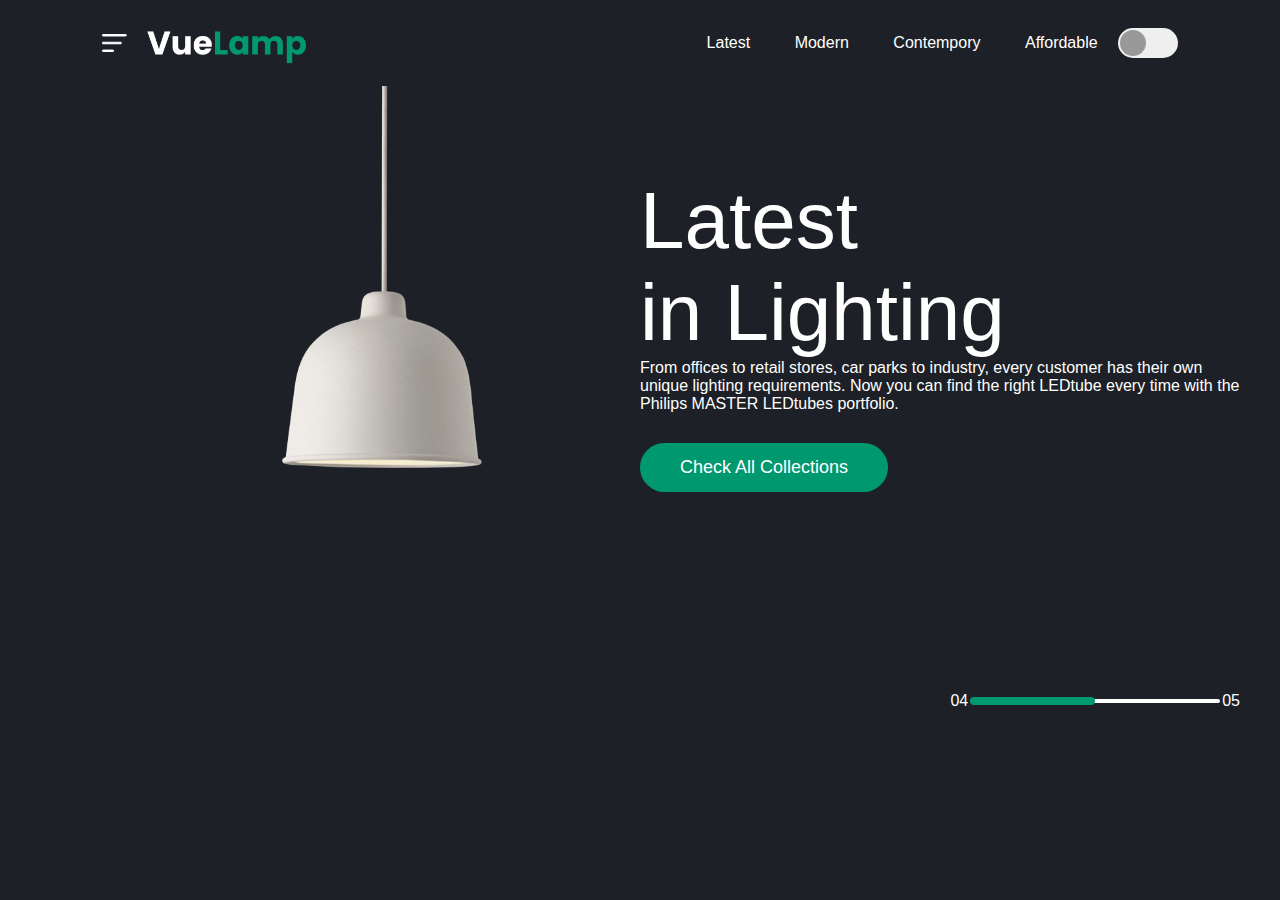
<file: index.html>
<!DOCTYPE html>
<html lang="en">
<head>

  <meta name="viewport" content="width=device-width, initial-scale=1.0">
  <title>Light web page</title>
  <link rel="stylesheet" href="style.css">
</head>
<body>
  <div class="hero">
     <nav>
      <img src="images/menu.png" class="menu-img">
      <img src="images/logo.png" class="logo">
      <ul>
        <li><a href="">Latest</a></li>
        <li><a href="">Modern</a></li>
        <li><a href="">Contempory</a></li>
        <li><a href="">Affordable</a></li>
      </ul>
      <button type="button" onclick="toggleBtn()" id="btn"><Span></Span></button>
     </nav>
     <div class="lamp-container">
      <img src="images/lamp.png" class="lamp">
      <img src="images/light.png" class="light" id="light">
     </div>
     <div class="text-container">
      <h1>Latest<br> in Lighting</h1>
      <p>From offices to retail stores, car parks to industry, every customer has their own unique lighting requirements. Now you can find the right LEDtube every time with the Philips MASTER LEDtubes portfolio.</p>
     <a href="">Check All Collections</a>
     <div class="control">
      <p>04</p>
      <div class="line"><span></span></div>
      <p>05</p>
     </div>
    </div>
  </div>  
  <script>
    var btn = document.getElementById("btn")
    var light = document.getElementById("light")

    function toggleBtn(){
      btn.classList.toggle("active");
      light.classList.toggle("on"); 
    }
  </script>
</body>
</html>
</file>
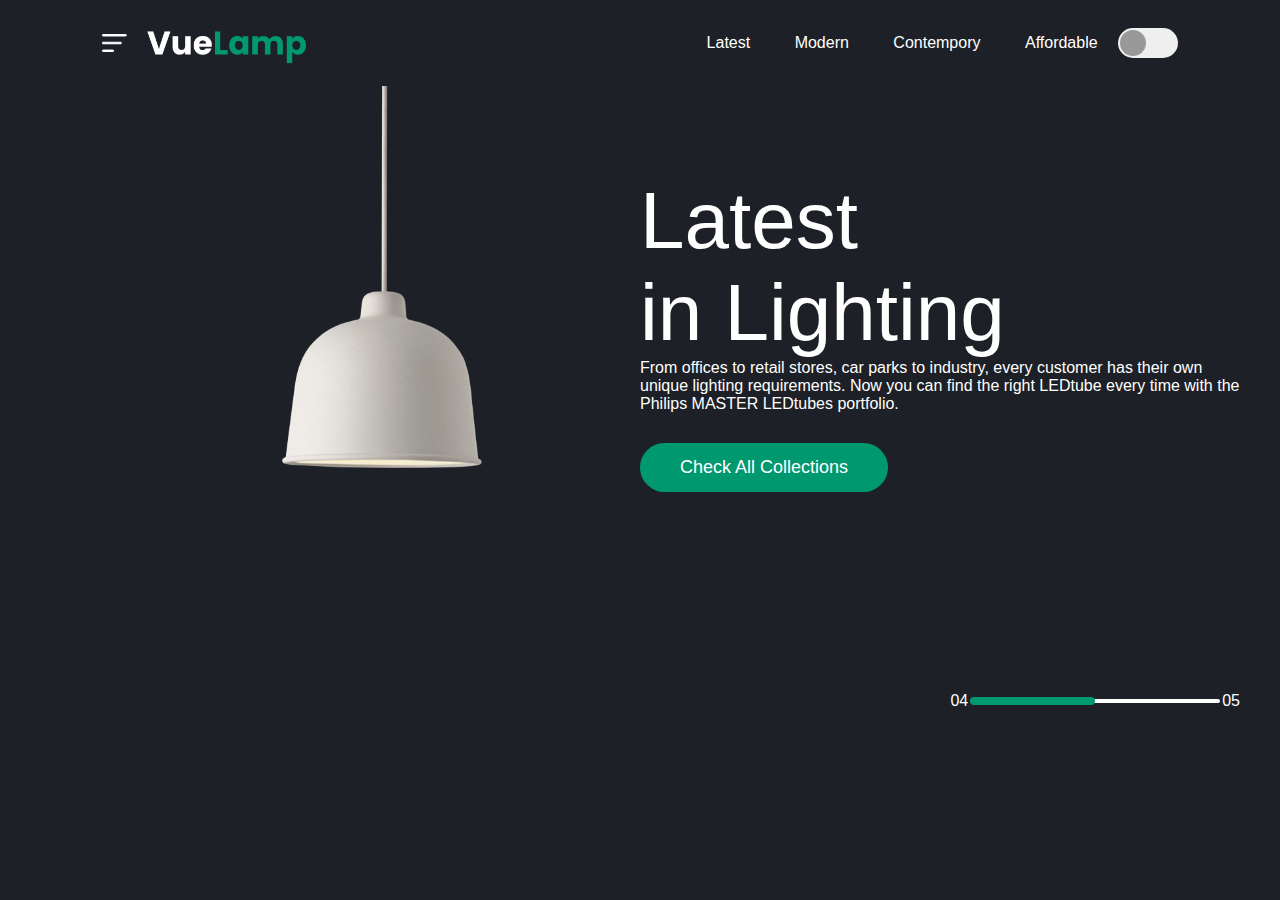
<file: main.html>
<!DOCTYPE html>
<html lang="en">
<head>

  <meta name="viewport" content="width=device-width, initial-scale=1.0">
  <title>Light web page</title>
  <link rel="stylesheet" href="style.css">
</head>
<body>
  <div class="hero">
     <nav>
      <img src="images/menu.png" class="menu-img">
      <img src="images/logo.png" class="logo">
      <ul>
        <li><a href="">Latest</a></li>
        <li><a href="">Modern</a></li>
        <li><a href="">Contempory</a></li>
        <li><a href="">Affordable</a></li>
      </ul>
      <button type="button" onclick="toggleBtn()" id="btn"><Span></Span></button>
     </nav>
     <div class="lamp-container">
      <img src="images/lamp.png" class="lamp">
      <img src="images/light.png" class="light" id="light">
     </div>
     <div class="text-container">
      <h1>Latest<br> in Lighting</h1>
      <p>From offices to retail stores, car parks to industry, every customer has their own unique lighting requirements. Now you can find the right LEDtube every time with the Philips MASTER LEDtubes portfolio.</p>
     <a href="">Check All Collections</a>
     <div class="control">
      <p>04</p>
      <div class="line"><span></span></div>
      <p>05</p>
     </div>
    </div>
  </div>  
  <script>
    var btn = document.getElementById("btn")
    var light = document.getElementById("light")

    function toggleBtn(){
      btn.classList.toggle("active");
      light.classList.toggle("on"); 
    }
  </script>
</body>
</html>
</file>
<file: style.css>
*{
  margin: 0;
  padding: 0;
  font-family: 'poppins', sans-serif;
  box-sizing: border-box;
}
.hero{
  background: #1d2026;
  min-height: 100vh;
  width: 100%;
  color: #fff;
  position: relative;
}
nav{
  display: flex;
  align-items: center;
  padding: 20px 8%;
}
nav .menu-img{
width: 25px;
margin-right: 20px;
cursor: pointer;

}
nav .logo{
width: 160px;
cursor: pointer;
}
nav ul{
flex: 1;
text-align: right;

}
nav ul li{
  display: inline-block;
  list-style: none;
  margin: 0 20px;
}
nav ul li a{
  text-decoration: none;
  color: #fff;
}
button {
  background: #efefef;
  height: 30px;
  width: 60px;
  border-radius: 20px;
  border: 0;
  outline: 0;
  cursor: pointer;
 transition: background 0.5s;

}
button span{
  display: block;
  background: #999;
  height: 26px;
  width: 26px;
  border-radius: 50%;
  margin-left: 2px; 
  transition: background 0.5s, margin-left 0.5s;
}
.lamp-container{
position: absolute;
top: -20;
left: 22%;
width: 200px;
}
.lamp{
  width: 100%;
}
.light{
  position: absolute;
  top: 97%;
  left: 50%;
  transform: translateX(-50%);
  width: 700px;
  margin-left: -10px;
  opacity: 0;
  transition: 0.5s;
}
.text-container{
  max-width: 600px;
  margin-top: 7%;
  margin-left: 50%;
}
.text-container h1{
  font-size: 80px;
  font-weight: 400;
}
.text-container a{
  text-decoration: none;
  background: #00986f;
  padding: 14px 40px;
  display: inline-block;
  color: #fff;
  font-size: 18px;
  margin-top: 30px;
  border-radius: 30px;  

}
.control{
  display: flex;
  align-items: center;
  justify-content: flex-end;
  margin-top: 200px;
}
.control .line{
  width: 250px;
  height: 4px;
  background: #fff;
  margin: 0 2px;
  border-radius: 2px;
}
.control .line span{
  width: 50%;
  height: 8px;
  margin-top: -2px;
  border-radius: 4px;
  background: #00986f;
  display: block;
}
.active{
   background: green;
}
.active span{
  background: #fff;
  margin-left: 31px;
}
.on{
  opacity: 1;
}
</file>
